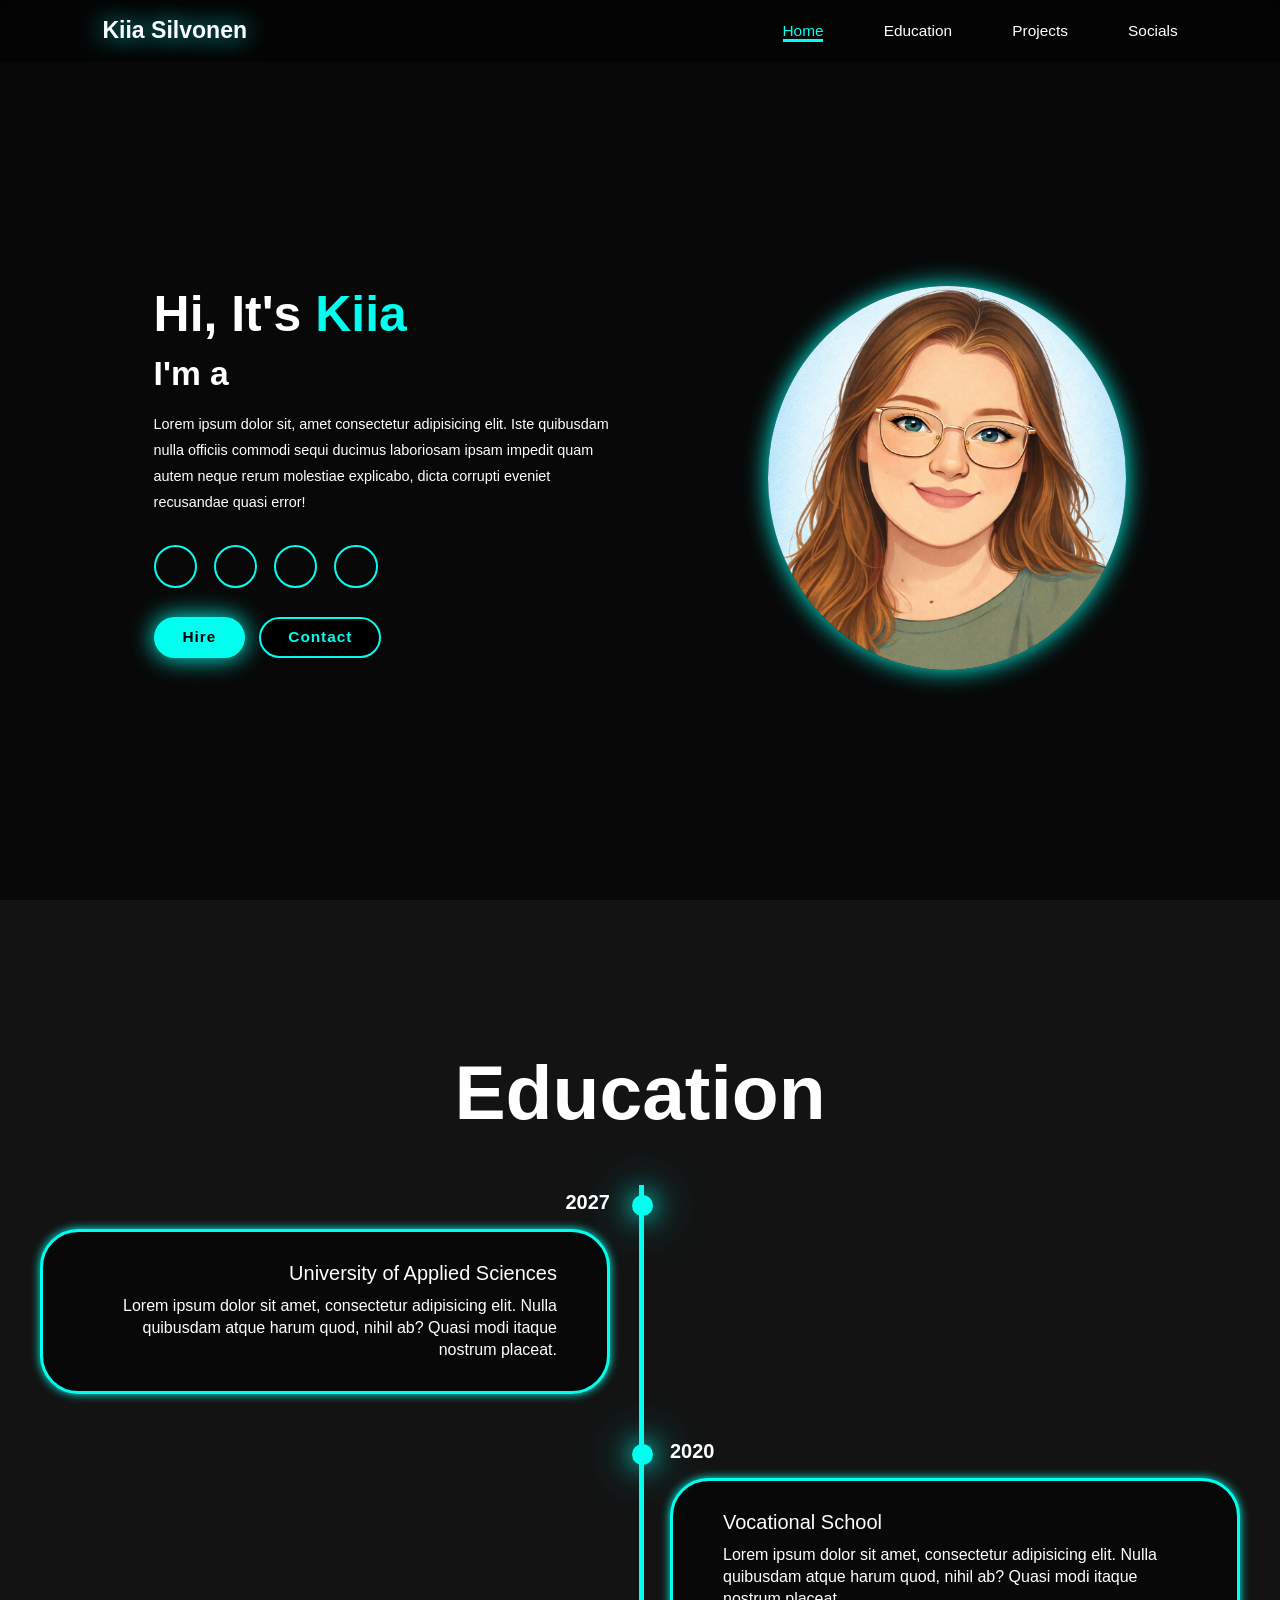
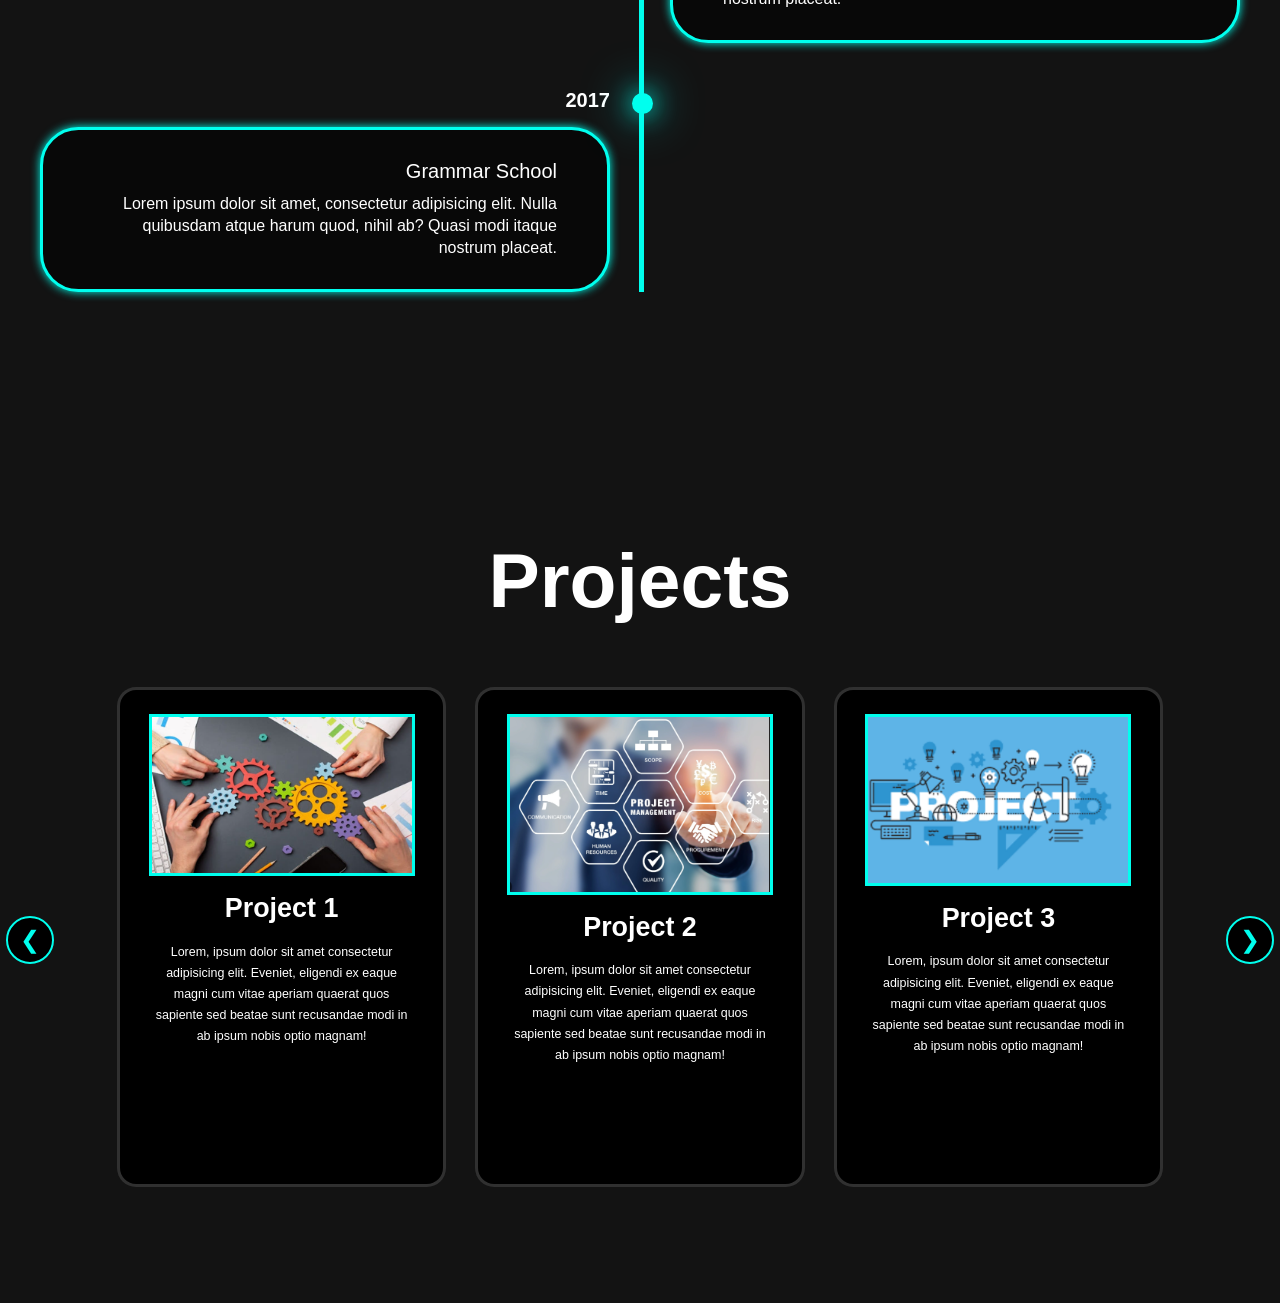
<file: index.html>
<!DOCTYPE html>
<html lang="en">
<head>
    <meta charset="UTF-8">
    <meta name="viewport" 
    content="width=device-width, initial-scale=1.0">
    <title>KJKS</title>
    <link rel="stylesheet" href="style.css">
    <link href="https://cdn.boxicons.com/3.0.8/fonts/basic/boxicons.min.css" rel="stylesheet">
    <link href="https://cdn.boxicons.com/3.0.8/fonts/filled/boxicons-filled.min.css" rel="stylesheet">
    <link href="https://cdn.boxicons.com/3.0.8/fonts/brands/boxicons-brands.min.css" rel="stylesheet">
</head>
<body>

    <header class="header">
        <a href="index.html" class="logo">Kiia Silvonen</a>

        <i class="bx bx-menu" id="menu-icon"></i>

        <nav class="navbar">
            <a href="index.html" class="active">Home</a>
            <a href="#education">Education</a>
            <a href="#projects">Projects</a>
            <a href="#socials">Socials</a>
        </nav>
    </header>

    <section class="home" id="home">
        <div class="home-content">
            <h1>Hi, It's <span>Kiia</span> </h1>
            <h3 class="text-animation">I'm a <span></span></h3>
            <p>Lorem ipsum dolor sit, amet consectetur 
            adipisicing elit. Iste quibusdam nulla officiis 
            commodi sequi ducimus laboriosam ipsam impedit quam 
            autem neque rerum molestiae explicabo, dicta 
            corrupti eveniet recusandae quasi error!</p>

            <div class="social-icons">
                <a href="#"><i class="bxl bx-linkedin"></i></a>
                <a href="#"><i class="bxl bx-github"></i></a>
                <a href="#"><i class="bxl bx-instagram-alt"></i></a>
                <a href="#"><i class="bxl bx-facebook-circle"></i></a>
            </div>

            <div class="btn-group">
                <a href="#" class="btn">Hire</a>
                <a href="#contact" class="btn">Contact</a>
            </div>
        </div>

        <div class="home-img">
            <img src="profpic.jpg" alt="Profile Picture">
        </div>
    </section>

    <section class="education" id="education">
        <h2 class="heading">Education</h2>

        <div class="timeline-items">

            <div class="timeline-item">
                <div class="timeline-dot"></div>
                    <div class="timeline-date">2027</div>

                    <div class="timeline-content">
                        <h3>University of Applied Sciences</h3>
                        <p>Lorem ipsum dolor sit amet, consectetur 
                        adipisicing elit. Nulla quibusdam atque harum 
                        quod, nihil ab? Quasi modi itaque nostrum 
                        placeat.</p>
                    </div>
                
            </div>

            <div class="timeline-item">
                <div class="timeline-dot"></div>
                    <div class="timeline-date">2020</div>
                    
                    <div class="timeline-content">
                        <h3>Vocational School</h3>
                        <p>Lorem ipsum dolor sit amet, consectetur 
                        adipisicing elit. Nulla quibusdam atque harum 
                        quod, nihil ab? Quasi modi itaque nostrum 
                        placeat.</p>
                    </div>
                
            </div>

            <div class="timeline-item">
                <div class="timeline-dot"></div>
                    <div class="timeline-date">2017</div>
                    
                    <div class="timeline-content">
                        <h3>Grammar School</h3>
                        <p>Lorem ipsum dolor sit amet, consectetur 
                        adipisicing elit. Nulla quibusdam atque harum 
                        quod, nihil ab? Quasi modi itaque nostrum 
                        placeat.</p>
                    </div>
                
            </div>
        </div>
    </section>

    <section class="projects" id="projects">
        <h2 class="heading">Projects</h2>

        <div class="projects-box">
            <div class="carousel">
                <button class="carousel-btn prev">&#10094</button>

                <div class="wrapper" id="projectWrapper">

                    <div class="project-item">
                        <img src="project1.png" alt="Picture of project">
                        <h2>Project 1</h2>
                        <div class="project-info">
                            <p>Lorem, ipsum dolor sit amet consectetur 
                            adipisicing elit. Eveniet, eligendi ex eaque 
                            magni cum vitae aperiam quaerat quos sapiente 
                            sed beatae sunt recusandae modi in ab ipsum 
                            nobis optio magnam!</p>
                        </div>
                    </div>
            
                    <div class="project-item">
                        <img src="project2.png" alt="Picture of project">
                        <h2>Project 2</h2>
                        <div class="project-info">
                            <p>Lorem, ipsum dolor sit amet consectetur 
                            adipisicing elit. Eveniet, eligendi ex eaque 
                            magni cum vitae aperiam quaerat quos sapiente 
                            sed beatae sunt recusandae modi in ab ipsum 
                            nobis optio magnam!</p>
                        </div>
                    </div>
            
                    <div class="project-item">
                        <img src="project3.png" alt="Picture of project">
                        <h2>Project 3</h2>
                        <div class="project-info">
                            <p>Lorem, ipsum dolor sit amet consectetur 
                            adipisicing elit. Eveniet, eligendi ex eaque 
                            magni cum vitae aperiam quaerat quos sapiente 
                            sed beatae sunt recusandae modi in ab ipsum 
                            nobis optio magnam!</p>
                        </div>
                    </div>

                    <div class="project-item">
                        <img src="project1.png" alt="Picture of project">
                        <h2>Project 4</h2>
                        <div class="project-info">
                            <p>Lorem, ipsum dolor sit amet consectetur 
                            adipisicing elit. Eveniet, eligendi ex eaque 
                            magni cum vitae aperiam quaerat quos sapiente 
                            sed beatae sunt recusandae modi in ab ipsum 
                            nobis optio magnam!</p>
                        </div>
                    </div>

                    <div class="project-item">
                        <img src="project2.png" alt="Picture of project">
                        <h2>Project 5</h2>
                        <div class="project-info">
                            <p>Lorem, ipsum dolor sit amet consectetur 
                            adipisicing elit. Eveniet, eligendi ex eaque 
                            magni cum vitae aperiam quaerat quos sapiente 
                            sed beatae sunt recusandae modi in ab ipsum 
                            nobis optio magnam!</p>
                        </div>
                    </div>

                    <div class="project-item">
                        <img src="project3.png" alt="Picture of project">
                        <h2>Project 6</h2>
                        <div class="project-info">
                            <p>Lorem, ipsum dolor sit amet consectetur 
                            adipisicing elit. Eveniet, eligendi ex eaque 
                            magni cum vitae aperiam quaerat quos sapiente 
                            sed beatae sunt recusandae modi in ab ipsum 
                            nobis optio magnam!</p>
                        </div>
                    </div>

                    <button class="carousel-btn next">&#10095</button>
                </div>
            </div>

        </div>
    </section>





    <script src="script.js"></script>
</body>
</html>
</file>
<file: style.css>
* {
    margin: 0;
    padding: 0;
    box-sizing: border-box;
    text-decoration: none;
    border: none;
    outline: none;
    scroll-behavior: smooth;
    font-family: "Poppins", sans-serif;
}
:root {
    --bg-color: #080808;
    --second-bg-color: #131313;
    --text-color: white;
    --main-color: #00ffee;

    --fs-xl: 5.2rem;   /* isot otsikot */
    --fs-lg: 3.2rem;   /* section otsikot */
    --fs-md: 2.2rem;   /* pienet otsikot */
    --fs-sm: 1.6rem;   /* normaali teksti */
    --fs-xs: 1.4rem;   /* pieni teksti */
}

html {
    font-size: 60%;
    overflow-x: hidden;
}
body {
    background: var(--bg-color);
    color: var(--text-color);
}
.header{
    position: fixed;
    top: 0;
    left: 0;
    width: 100%;
    padding: 1.8rem 8%;
    background: rgba(0, 0, 0, 0.5);
    backdrop-filter: blur(6px);
    display: flex;
    justify-content: space-between;
    align-items: center;
    z-index: 5;
}
.logo {
    font-size: 2.4rem;
    color: var(--text-color);
    font-weight: 800;
    cursor: pointer;
    transition: 0.3 ease;
    text-shadow: 0 0 25px var(--main-color);
}
.logo:hover {
    transform: scale(1.1);
}
.navbar a {
    font-size: 1.6rem;
    color: var(--text-color);
    margin-left: 6rem;
    font-weight: 500;
    transition: 0.3 ease;
    border-bottom: 3px solid transparent;
}
.navbar a:hover,
.navbar a.active {
    color: var(--main-color);
    border-bottom: 3px solid var(--main-color);
}
#menu-icon{
    font-size: 3.6rem;
    color: var(--main-color);
    display: none;
}

section {
    min-height: 100vh;
    padding: 10rem 12% 10rem;
}
.home {
    display: flex;
    align-items: center;
    justify-content: center;
    gap: 15rem;
}
.home-content {
    display: flex;
    flex-direction: column;
    align-items: baseline;
    text-align: left;
    justify-content: center;
    margin-top: 3rem;
}
.home-content h1 {
    font-size: var(--fs-xl);
    font-weight: 700;
    margin-top: 1.5rem;
    line-height: 1.2;
}
span {
    color: var(--main-color);
}
.logo span {
    color: var(--main-color);
}
.home-content h3 {
    margin-bottom: 2rem;
    margin-top: 1rem;
    font-size: 3.5rem;
}

.home-img {
    border-radius: 50%;
}
.home-img img {
    position: relative;
    top: 3rem;
    width: 28vw;
    height: 30vw;
    border-radius: 50%;
    box-shadow: 0 0 25px var(--main-color);
    cursor: pointer;
    transition: 0.4s ease-in-out;
}
.home-img img:hover {
    box-shadow: 0 0 25px var(--main-color),
                0 0 50px var(--main-color),
                0 0 100px var(--main-color);
}
.home-content p {
    font-size: 1.5rem;
    font-weight: 500;
    line-height: 1.8;
    max-width: 1000px;
}
.social-icons a {
    display: inline-flex;
    justify-content: center;
    align-items: center;
    width: 4.5rem;
    height: 4.5rem;
    background: transparent;
    border: 2px solid var(--main-color);
    font-size: 2.5rem;
    border-radius: 50%;
    color: var(--main-color);
    margin: 3rem 1.5rem 3rem 0;
    transition: 0.3s ease-in-out;
}
.social-icons a:hover {
    color: var(--text-color);
    transform: scale(1.3)translateY(-5px);
    box-shadow: 0 0 25px var(--main-color);
    background-color: var(--main-color);
}
.btn {
    display: inline-block;
    padding: 1rem 2.8rem;
    background: var(--main-color);
    box-shadow: 0 0 25px var(--main-color);
    border-radius: 4rem;
    font-size: 1.6rem;
    color: black;
    border: 2px solid transparent;
    letter-spacing: 0.1rem;
    font-weight: 600;
    transition: 0.3s ease-in-out;
    cursor: pointer;
}
.btn:hover {
    transform: scale(1.05);
    box-shadow: 0 0 50px var(--main-color);
}
.btn-group {
    display: flex;
    align-items: center;
    gap: 1.5rem;
}
.btn-group a:nth-of-type(2){
    background-color: black;
    color: var(--main-color);
    border: 2px solid var(--main-color);
    box-shadow: 0 0 25px transparent;
}
.btn-group a:nth-of-type(2):hover {
    box-shadow: 0 0 25px var(--main-color);
    background-color: var(--main-color);
    color: black;
}
.text-animation {
    font-size: 34px;
    font-weight: 600;
    min-width: 280px;
}
.text-animation span {
    position: relative;
}
.text-animation span::before {
    content: "Web Developer";
    color: var(--main-color);
    animation: words 20s infinite;
}
.text-animation span::after {
    content: "";
    background-color: var(--bg-color);
    position: absolute;
    width: calc(100% + 8px);
    height: 100%;
    border-left: 3px solid var(--bg-color);
    right: -8px;
    animation: cursor 0.6s infinite, typing 20s steps(14) infinite;
}
@keyframes cursor {
    to{
        border-left: 2px solid var(--main-color);
    }
}
@keyframes words {
    0%,
    20%{
        content: "Frontend Designer";
    }
    21%,
    40%{
        content: "Web Designer";
    }
    41%,
    60%{
        content: "UI / UX Designer"; 
    }
    61%,
    80%{
        content: "Web Developer";
    }
    81%,
    100%{
        content: "Software Tester";
    }
}
@keyframes typing{
    10%,
    15%,
    30%,
    35%,
    50%,
    55%,
    70%,
    75%,
    90%,
    95%{
        width: 0;
    }
    5%,
    20%,
    25%,
    40%,
    45%,
    60%,
    65%,
    80%,
    85%{
        width: calc(100% + 8px);
    }
}

.heading {
    font-size: 8rem;
    text-align: center;
    margin: 5rem 0;
}
.education {
    padding: 100px 15px;
    background: var(--second-bg-color);
}
.education h2 {
    margin-bottom: 5rem;
}
.timeline-items {
    max-width: 1200px;
    margin: auto;
    display: flex;
    flex-wrap: wrap;
    position: relative;
}
.timeline-items::before {
    content: "";
    position: absolute;
    width: 5px;
    height: 100%;
    background-color: var(--main-color);
    left: calc(50% - 1px);
}
.timeline-item{
    margin-bottom: 40px;
    width: 100%;
    position: relative;
}
.timeline-item:last-child {
    margin-bottom: 0;
}
.timeline-item:nth-child(odd) {
    padding-right: calc(50% + 30px);
    text-align: right;
}
.timeline-item:nth-child(even) {
    padding-left: calc(50% + 30px);
}
.timeline-dot {
    height: 21px;
    width: 21px;
    background-color: var(--main-color);
    box-shadow: 0 0 25px var(--main-color),
                0 0 50px var(--main-color);
    position: absolute;
    left: calc(50% - 8px);
    border-radius: 50%;
    top: 10px;
}
.timeline-date {
    font-size: 20px;
    font-weight: 800;
    color: white;
    margin: 6px 0 15px;
}
.timeline-content {
    background-color: var(--bg-color);
    border: 3px solid var(--main-color);
    padding: 30px 50px;
    border-radius: 4rem;
    box-shadow: 0 0 10px var(--main-color);
    cursor: pointer;
    transition: 0.3s ease-in-out;
}
.timeline-content:hover {
    transform: scale(1.05);
    box-shadow: 0 0 25px var(--main-color);
}
.timeline-content h3 {
    font-size: 20px;
    color: white;
    margin: 0 0 10px;
    font-weight: 500;
}
.timeline-content p {
    color: white;
    font-size: 16px;
    font-weight: 300;
    line-height: 22px;
}

::-webkit-scrollbar {
    width: 15px;
}
::-webkit-scrollbar-thumb {
    background-color: var(--main-color);
}
::-webkit-scrollbar-track {
    background-color: var(--bg-color);
    width: 50px;
}

.projects {
    background: var(--second-bg-color);
    padding: 10rem 2% 10rem;
}
.projects-box {
    display: flex;
    flex-direction: column;
    align-items: center;
    width: 100%;
}
.projects .heading {
    margin-bottom: 5rem;
}
.carousel {
    position: relative;
    width: 100%;
    max-width: 1700px;
    margin: 0 auto;
    padding: 0 8rem;
    overflow: visible;
}
.wrapper {
    display: flex;
    gap: 3rem;
    overflow-x: hidden;
    overflow-y: visible;
    scroll-behavior: smooth;
    width: 100%;
    align-items: stretch;
    padding: 1.5rem 1.5rem 2rem;
}
.project-item {
    flex: 0 0 calc((100% - 6rem) / 3);
    min-height: 500px;
    background: black;
    border: 3px solid rgba(238, 238, 238, 0.2);
    border-radius: 2rem;
    padding: 2.5rem 3rem 3rem;
    cursor: pointer;
    display: flex;
    flex-direction: column;
    align-items: center;
    justify-content: flex-start;
    text-align: center;
    gap: 1.8rem;
    color: white;
    transition: border-color 0.3s ease, box-shadow 0.3s ease, transform 0.3s ease;
    flex-shrink: 0;
    overflow: hidden;
}
.project-item:hover {
    border-color: var(--main-color);
    transform: translateY(-6px);
    box-shadow: 0 0 25px rgba(0, 255, 238, 0.35);
}
.project-item h2 {
    font-size: 2.8rem;
}
.projects-box img {
    width: 100%;
    border: 3px solid var(--main-color);
}
.project-item p {
    font-size: 1.3rem;
    line-height: 1.7;
}
.carousel-btn {
    position: absolute;
    top: 50%;
    transform: translateY(-50%);
    background: black;
    color: var(--main-color);
    border: 2px solid var(--main-color);
    width: 5rem;
    height: 5rem;
    border-radius: 50%;
    font-size: 2.5rem;
    cursor: pointer;
    z-index: 20;
    display: flex;
    align-items: center;
    justify-content: center;
}
.carousel-btn.prev {
    left: -2rem;
}
.carousel-btn.next {
    right: -2rem;
}
.carousel-btn:hover {
    background: var(--main-color);
    color: black;
    box-shadow: 0 0 25px var(--main-color);
}
</file>
